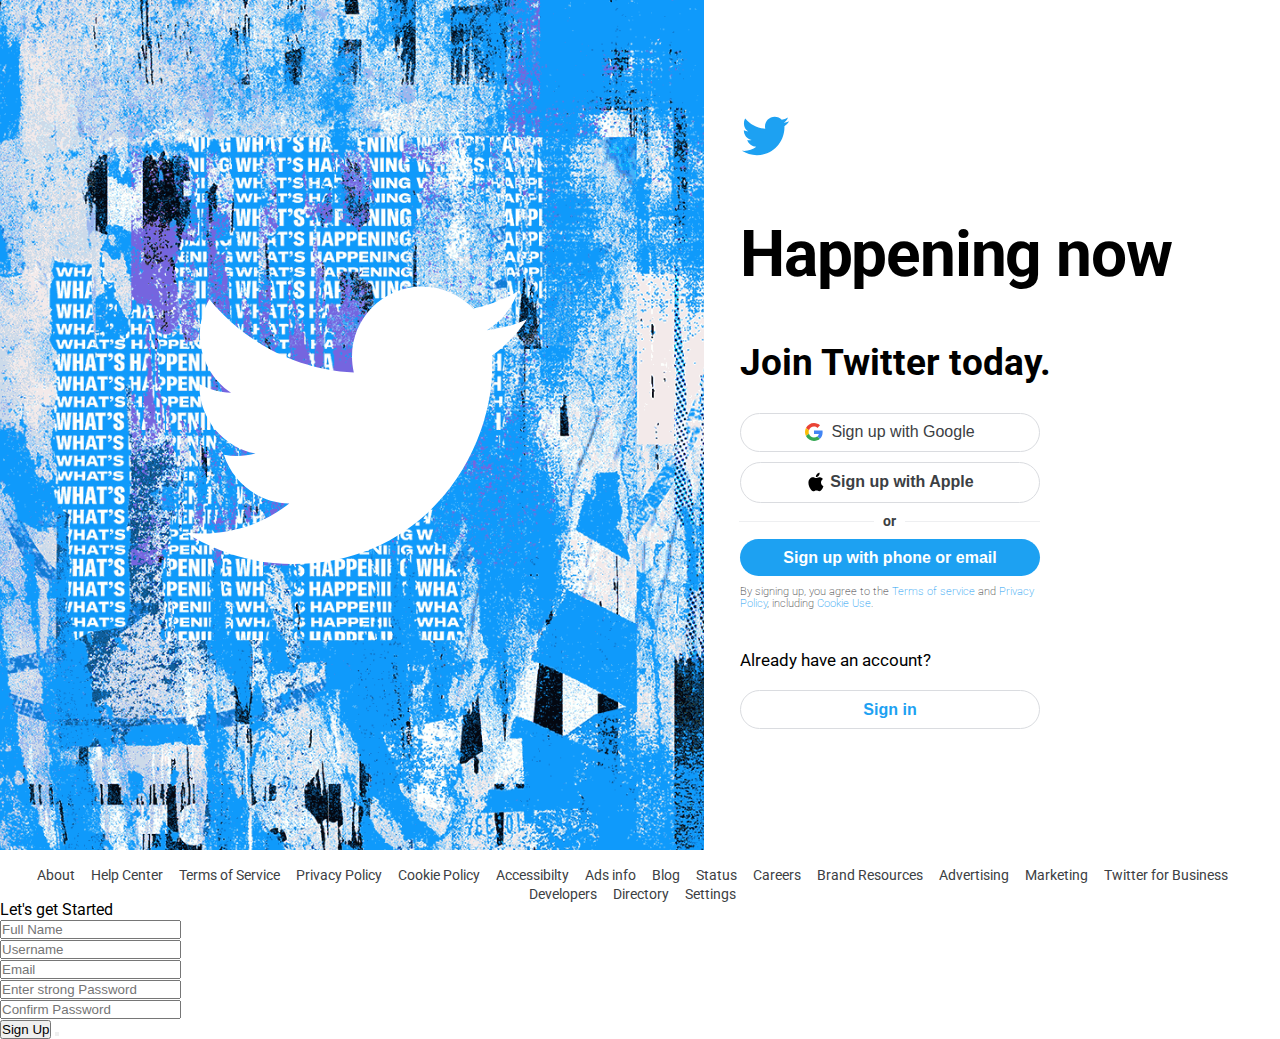
<file: login.html>
<!DOCTYPE html>
<html lang="en">
  <head>
    <meta charset="UTF-8" />
    <meta http-equiv="X-UA-Compatible" content="IE=edge" />
    <meta name="viewport" content="width=device-width, initial-scale=1.0" />
    <title>Log in Page</title>
    <link rel="stylesheet" href="styles/loginpagestyle.css" />
    <link
      rel="stylesheet"
      href="https://cdnjs.cloudflare.com/ajax/libs/font-awesome/6.2.0/css/all.min.css"
      integrity="sha512-xh6O/CkQoPOWDdYTDqeRdPCVd1SpvCA9XXcUnZS2FmJNp1coAFzvtCN9BmamE+4aHK8yyUHUSCcJHgXloTyT2A=="
      crossorigin="anonymous"
      referrerpolicy="no-referrer"
    />
    <link
      href="https://fonts.googleapis.com/css?family=Roboto"
      rel="stylesheet"
    />
  </head>
  <body>
    <section class="login-page">
      <div class="picture-container">
        <svg
          class="big-twitter-icon-container"
          viewBox="0 0 24 24"
          aria-hidden="true"
          class="r-jwli3a r-4qtqp9 r-yyyyoo r-rxcuwo r-1777fci r-m327ed r-dnmrzs r-494qqr r-bnwqim r-1plcrui r-lrvibr"
        >
          <g>
            <path
              class="big-twitter-icon"
              d="M23.643 4.937c-.835.37-1.732.62-2.675.733.962-.576 1.7-1.49 2.048-2.578-.9.534-1.897.922-2.958 1.13-.85-.904-2.06-1.47-3.4-1.47-2.572 0-4.658 2.086-4.658 4.66 0 .364.042.718.12 1.06-3.873-.195-7.304-2.05-9.602-4.868-.4.69-.63 1.49-.63 2.342 0 1.616.823 3.043 2.072 3.878-.764-.025-1.482-.234-2.11-.583v.06c0 2.257 1.605 4.14 3.737 4.568-.392.106-.803.162-1.227.162-.3 0-.593-.028-.877-.082.593 1.85 2.313 3.198 4.352 3.234-1.595 1.25-3.604 1.995-5.786 1.995-.376 0-.747-.022-1.112-.065 2.062 1.323 4.51 2.093 7.14 2.093 8.57 0 13.255-7.098 13.255-13.254 0-.2-.005-.402-.014-.602.91-.658 1.7-1.477 2.323-2.41z"
            ></path>
          </g>
        </svg>
      </div>
      <div class="login_container">
        <div class="login_details_container">
          <svg
            viewBox="0 0 24 24"
            aria-hidden="true"
            class="r-jwli3a r-4qtqp9 r-yyyyoo r-rxcuwo r-1777fci r-m327ed r-dnmrzs r-494qqr r-bnwqim r-1plcrui r-lrvibr"
          >
            <g>
              <path
                d="M23.643 4.937c-.835.37-1.732.62-2.675.733.962-.576 1.7-1.49 2.048-2.578-.9.534-1.897.922-2.958 1.13-.85-.904-2.06-1.47-3.4-1.47-2.572 0-4.658 2.086-4.658 4.66 0 .364.042.718.12 1.06-3.873-.195-7.304-2.05-9.602-4.868-.4.69-.63 1.49-.63 2.342 0 1.616.823 3.043 2.072 3.878-.764-.025-1.482-.234-2.11-.583v.06c0 2.257 1.605 4.14 3.737 4.568-.392.106-.803.162-1.227.162-.3 0-.593-.028-.877-.082.593 1.85 2.313 3.198 4.352 3.234-1.595 1.25-3.604 1.995-5.786 1.995-.376 0-.747-.022-1.112-.065 2.062 1.323 4.51 2.093 7.14 2.093 8.57 0 13.255-7.098 13.255-13.254 0-.2-.005-.402-.014-.602.91-.658 1.7-1.477 2.323-2.41z"
              ></path>
            </g>
          </svg>
          <h1>Happening now</h1>
          <h3>Join Twitter today.</h3>
          <div class="signup-btn-container">
            <button type="button" class="google-signup-btn">
              <svg
                version="1.1"
                xmlns="http://www.w3.org/2000/svg"
                viewBox="0 0 48 48"
                class="LgbsSe-Bz112c google-icon"
              >
                <g>
                  <path
                    fill="#EA4335"
                    d="M24 9.5c3.54 0 6.71 1.22 9.21 3.6l6.85-6.85C35.9 2.38 30.47 0 24 0 14.62 0 6.51 5.38 2.56 13.22l7.98 6.19C12.43 13.72 17.74 9.5 24 9.5z"
                  ></path>
                  <path
                    fill="#4285F4"
                    d="M46.98 24.55c0-1.57-.15-3.09-.38-4.55H24v9.02h12.94c-.58 2.96-2.26 5.48-4.78 7.18l7.73 6c4.51-4.18 7.09-10.36 7.09-17.65z"
                  ></path>
                  <path
                    fill="#FBBC05"
                    d="M10.53 28.59c-.48-1.45-.76-2.99-.76-4.59s.27-3.14.76-4.59l-7.98-6.19C.92 16.46 0 20.12 0 24c0 3.88.92 7.54 2.56 10.78l7.97-6.19z"
                  ></path>
                  <path
                    fill="#34A853"
                    d="M24 48c6.48 0 11.93-2.13 15.89-5.81l-7.73-6c-2.15 1.45-4.92 2.3-8.16 2.3-6.26 0-11.57-4.22-13.47-9.91l-7.98 6.19C6.51 42.62 14.62 48 24 48z"
                  ></path>
                  <path fill="none" d="M0 0h48v48H0z"></path>
                </g>
              </svg>
              <span> Sign up with Google</span>
            </button>
            <button type="button" class="apple-signup-btn">
              <svg
                viewBox="0 0 24 24"
                aria-hidden="true"
                class="r-4qtqp9 r-yyyyoo r-z80fyv r-1d4mawv r-dnmrzs r-bnwqim r-1plcrui r-lrvibr r-19wmn03 apple-icon"
              >
                <g>
                  <path
                    d="M16.365 1.43c0 1.14-.493 2.27-1.177 3.08-.744.9-1.99 1.57-2.987 1.57-.12 0-.23-.02-.3-.03-.01-.06-.04-.22-.04-.39 0-1.15.572-2.27 1.206-2.98.804-.94 2.142-1.64 3.248-1.68.03.13.05.28.05.43zm4.565 15.71c-.03.07-.463 1.58-1.518 3.12-.945 1.34-1.94 2.71-3.43 2.71-1.517 0-1.9-.88-3.63-.88-1.698 0-2.302.91-3.67.91-1.377 0-2.332-1.26-3.428-2.8-1.287-1.82-2.323-4.63-2.323-7.28 0-4.28 2.797-6.55 5.552-6.55 1.448 0 2.675.95 3.6.95.865 0 2.222-1.01 3.902-1.01.613 0 2.886.06 4.374 2.19-.13.09-2.383 1.37-2.383 4.19 0 3.26 2.854 4.42 2.955 4.45z"
                  ></path>
                </g>
              </svg>
              Sign up with Apple
            </button>
            <div class="or-container">
              <div class="or-line"></div>
              <div class="or-text">or</div>
              <div class="or-line"></div>
            </div>
            <button type="button" class="email-signup-btn">
              <span>Sign up with phone or email</span>
            </button>
            <div class="t-and-c-text">
              <span
                >By signing up, you agree to the
                <a href="#">Terms of service</a> and
                <a href="#">Privacy Policy</a>, including
                <a href="#">Cookie Use</a>.</span
              >
            </div>
            <div class="sign-in-container">
              <span>Already have an account?</span>
              <button type="button" class="sign-in-btn">
                <span>Sign in</span>
              </button>
            </div>
          </div>
        </div>
      </div>
    </section>
    <section class="footer">
      <div class="footer-container">
        <div class="footer-links">
          <ul>
            <li><a href="#">About</a></li>
            <li><a href="#">Help Center</a></li>
            <li><a href="#">Terms of Service</a></li>
            <li><a href="#">Privacy Policy</a></li>
            <li><a href="#">Cookie Policy</a></li>
            <li><a href="#">Accessibilty</a></li>
            <li><a href="#">Ads info</a></li>
            <li><a href="#">Blog</a></li>
            <li><a href="#">Status</a></li>
            <li><a href="#">Careers</a></li>
            <li><a href="#">Brand Resources</a></li>
            <li><a href="#">Advertising</a></li>
            <li><a href="#">Marketing</a></li>
            <li><a href="#">Twitter for Business</a></li>
            <li><a href="#">Developers</a></li>
            <li><a href="#">Directory</a></li>
            <li><a href="#">Settings</a></li>
          </ul>
        </div>
      </div>
    </section>
    <section class="modal">
      <div class="modal-container">
          <form action="registration.php" method="post" class="signup-form">
            <p>Let's get Started</p>
            <input type="text" name="fname" id="" placeholder="Full Name"required><br>    
            <input type="text" name="username" id="" placeholder="Username" required=""><br>    
            <input type="email" name="email" id="" placeholder="Email" required=""><br>
            <input type="password" name="password" id="" placeholder="Enter strong Password" required=""><br>
            <input type="password" name="cpassword" id="" placeholder="Confirm Password"required=""><br>
            <button type="submit" value="submit" class="modal-signup-btn">Sign Up</button>
            <button type="button" class="close-modal-btn">
              <i class="fa-solid fa-xmark"></i>
            </button>
          </form>
        <div class="drops">
          <div class="drop drop-1"></div>
          <div class="drop drop-2"></div>
          <div class="drop drop-3"></div>
          <div class="drop drop-4"></div>
          <div class="drop drop-5"></div>
        </div>
      </div>
    </section>
    <script src="js/loginjs.js"></script>
  </body>
</html>
</file>
<file: styles/loginpagestyle.css>
*{
    padding: 0;
    margin: 0;
    box-sizing: border-box;
    scroll-behavior: smooth
}
body{
    font-family: 'Roboto', sans-serif;
    pointer-events: auto;
    scroll-behavior: smooth;
}

/* login-page */

.login-page{
    display: flex;
    height: calc(100vh - 50px); 
}

/* picture-container */

.picture-container{
    min-height: 45vh;
    background: url(../img/lohp_en_1302x955.png) no-repeat center center/cover;
    display: flex;
    max-width: 55%;
    width: 55%;
    justify-content: center;
    align-items: center;
}
.big-twitter-icon-container{
    width: 100%;
    max-height: 425px;
    height: 60%;
    padding: 32px;
}
.big-twitter-icon{
    fill: #fff;    
}

/* login_container */

.login_container{
    width: 45%;
    max-width: 45%;
    background-color: #fff;
    display: flex;
    padding: 16px;
    align-items: center;
}
.login_details_container{
    padding: 20px;
}
.login_details_container > svg{
    width:50px;
}
.login_details_container > svg > g > path{
    fill: #1da1f2;
}
.login_details_container h1{
    font-size:64px;
    font-weight: 700;
    line-height: 84px;
    letter-spacing: -1.2px;
    margin: 48px 0;
}
.login_details_container h3{
    font-size:37px;
    font-weight: 700;
    line-height: 36px;
    margin-bottom: 32px;
}

.google-signup-btn, .apple-signup-btn, .email-signup-btn, .sign-in-btn{
    background: #fff;
    color: #3c4043;
    width: 300px;
    height: 100%;
    display: flex;
    justify-content: center;
    align-items: center;
    padding: 0.6rem 0.75rem;
    font-size: 1rem;
    border-radius: 30px;
    border: 1px solid #dadce0;
    margin-bottom: 10px;
}
.email-signup-btn{
    background: #1da1f2;
    color: #fff;
    border: none;
    font-weight: 700;
    
}
.apple-signup-btn{
    font-weight: 700;
    margin-bottom: 0!important;
}
.google-icon{
    width:18px;
    margin-right: 8px;
}
.apple-icon{
    width:20px;
    margin-right: 4px;
}
.or-container{
    display: flex;
    align-items: center;
    margin: 10px -5px;
}
.or-line{
    width: 135px;
    height: 0.5px;
    background-color: #dadce0;
    margin: 0 4px;
    opacity: 0.45;
}
.or-text{
    font-size: 14px;
    font-weight: 700;
    color: #3c4043;
    margin: 0 5px;
}
.t-and-c-text{
    font-size: 11px;
    font-weight: 200;
    color: #3c4043;
    width: 300px;
    line-height: 12px;
    margin-bottom: 20px;
    
}
.t-and-c-text a{
    color: #1da1f2;
    text-decoration: none;
}
.sign-in-container{
    margin-top: 40px;
}
.sign-in-container > span{
    font-size: 17px;
}
.sign-in-btn{
    margin-top: 20px;
    color: #1da1f2;
    font-weight: 700;
    margin-bottom: 10px;
}

/* footer */

.footer-container{
    height: 50px;
    display: flex;
    flex-wrap: wrap;
    justify-content: center;
    padding-top: 15px;
}
.footer-links ul{
    display: flex;
    list-style-type: none;
    flex-wrap: wrap;
    justify-content: center;
}
.footer-links li a{
    color: #3c4043;
    text-decoration: none;
    margin:4px 0;
    padding-right: 16px;
    font-size: 14px;
   
}

/* media queries */
@media screen and (max-width:1001px) {
    .login-page{
        flex-direction: column-reverse;
       height: auto; 
    }
    .footer-links ul{
       flex-direction: row;
       line-height: 20px;
    }
    .footer-links li a{
        font-size: 12px;
        padding: 0 16px;
    }
    .picture-container, .login_container{
        max-width: 100vw;
        width: 100%;
        flex-direction: column;
    }
    .login_details_container{
        padding: 0;
    }
   
    .login_details_container h1{
        font-size:40px;
        line-height: 52px;
        letter-spacing: -0.8px;
        margin: 40px 0;
    }
    .big-twitter-icon-container{
        max-height: 260px;
    }

    
}
</file>
